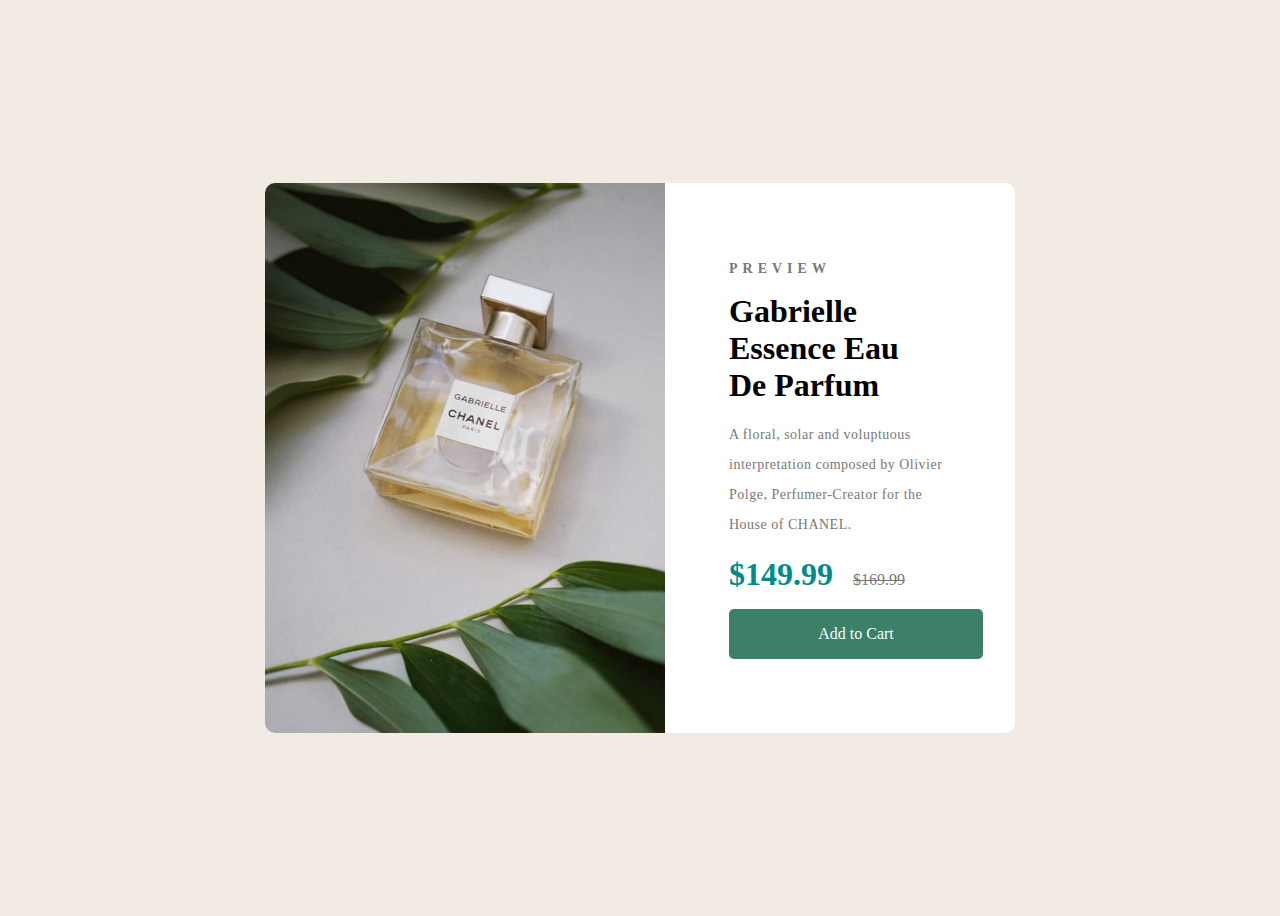
<file: Example1/index.html>
<!DOCTYPE html>
<html lang="en">
<head>
  <meta charset="UTF-8">
  <meta name="viewport" content="width=device-width, initial-scale=1.0"> <!-- displays site properly based on user's device -->
  <link rel="icon" type="image/png" sizes="32x32" href="./images/favicon-32x32.png">
  <title>Frontend Mentor | Product preview card component</title>
  <link rel="stylesheet" href="Css/main.css">
</head>
<body>
  <div class="Product-card" >
    <div class="Product-img">
      <img  src="images/image-product-desktop.jpg" alt="">
    </div>
    <div class="info">
      <h3 class="Preview">Preview</h3>  
      <h1 class = "title">Gabrielle <br> Essence Eau <br> De Parfum</h1>
      <p class="description">
        A floral, solar and voluptuous <br> interpretation composed by Olivier Polge, 
        Perfumer-Creator for the House of CHANEL.
      </p>
      <p class="price">
        <span class="discount">$149.99</span>
        <span class="main-price">$169.99</span>
      </p>
      <a href="#" class="Add-to">Add to Cart</a>
    </div>
  </div>
  </body>
  </html>
</file>
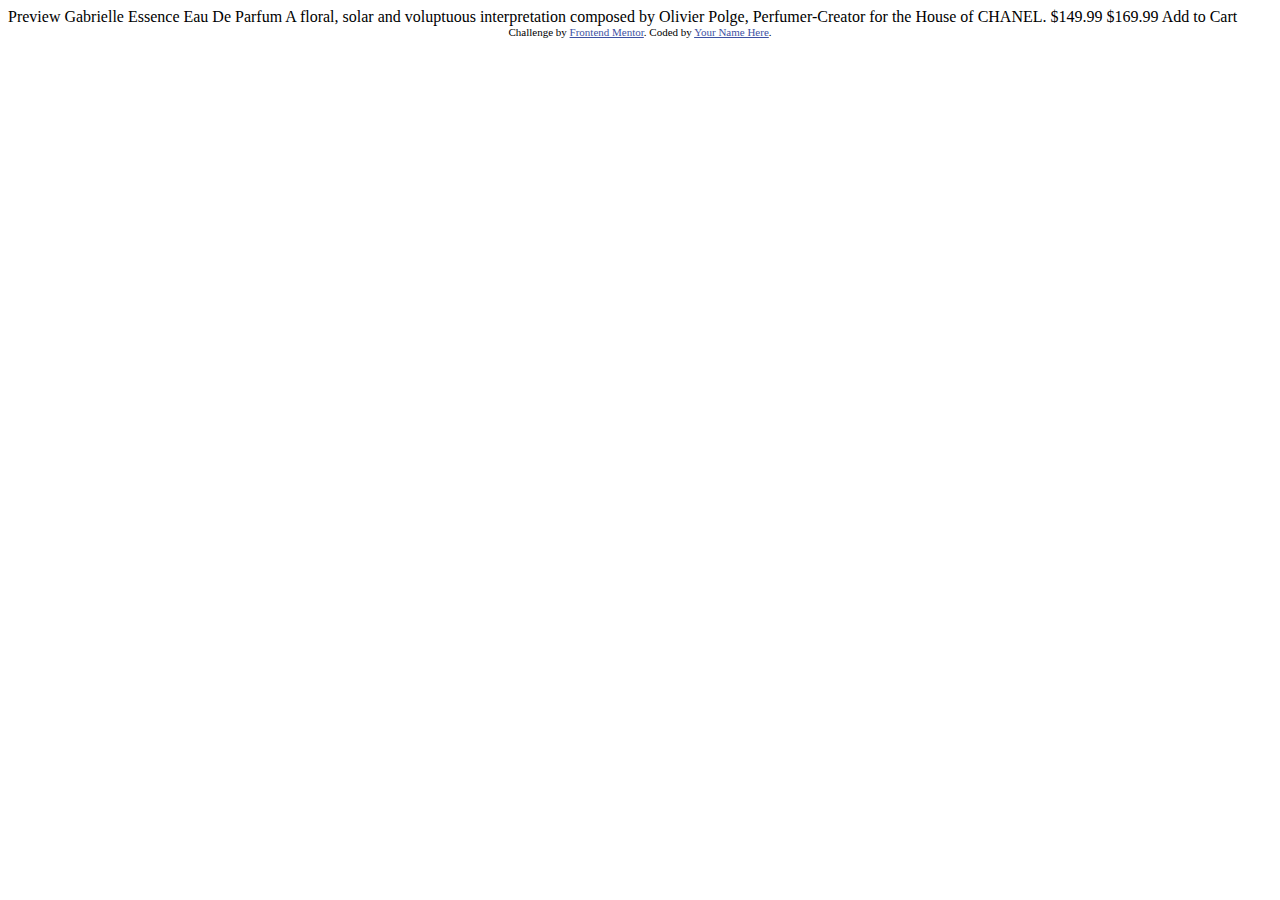
<file: Example1/product-preview-card-component-main/index.html>
<!DOCTYPE html>
<html lang="en">
<head>
  <meta charset="UTF-8">
  <meta name="viewport" content="width=device-width, initial-scale=1.0"> <!-- displays site properly based on user's device -->

  <link rel="icon" type="image/png" sizes="32x32" href="./images/favicon-32x32.png">
  
  <title>Frontend Mentor | Product preview card component</title>

  <!-- Feel free to remove these styles or customise in your own stylesheet 👍 -->
  <style>
    .attribution { font-size: 11px; text-align: center; }
    .attribution a { color: hsl(228, 45%, 44%); }
  </style>
</head>
<body>

  Preview

  Gabrielle Essence Eau De Parfum

  A floral, solar and voluptuous interpretation composed by Olivier Polge, 
  Perfumer-Creator for the House of CHANEL.

  $149.99
  $169.99

  Add to Cart
  
  <div class="attribution">
    Challenge by <a href="https://www.frontendmentor.io?ref=challenge" target="_blank">Frontend Mentor</a>. 
    Coded by <a href="#">Your Name Here</a>.
  </div>
</body>
</html>
</file>
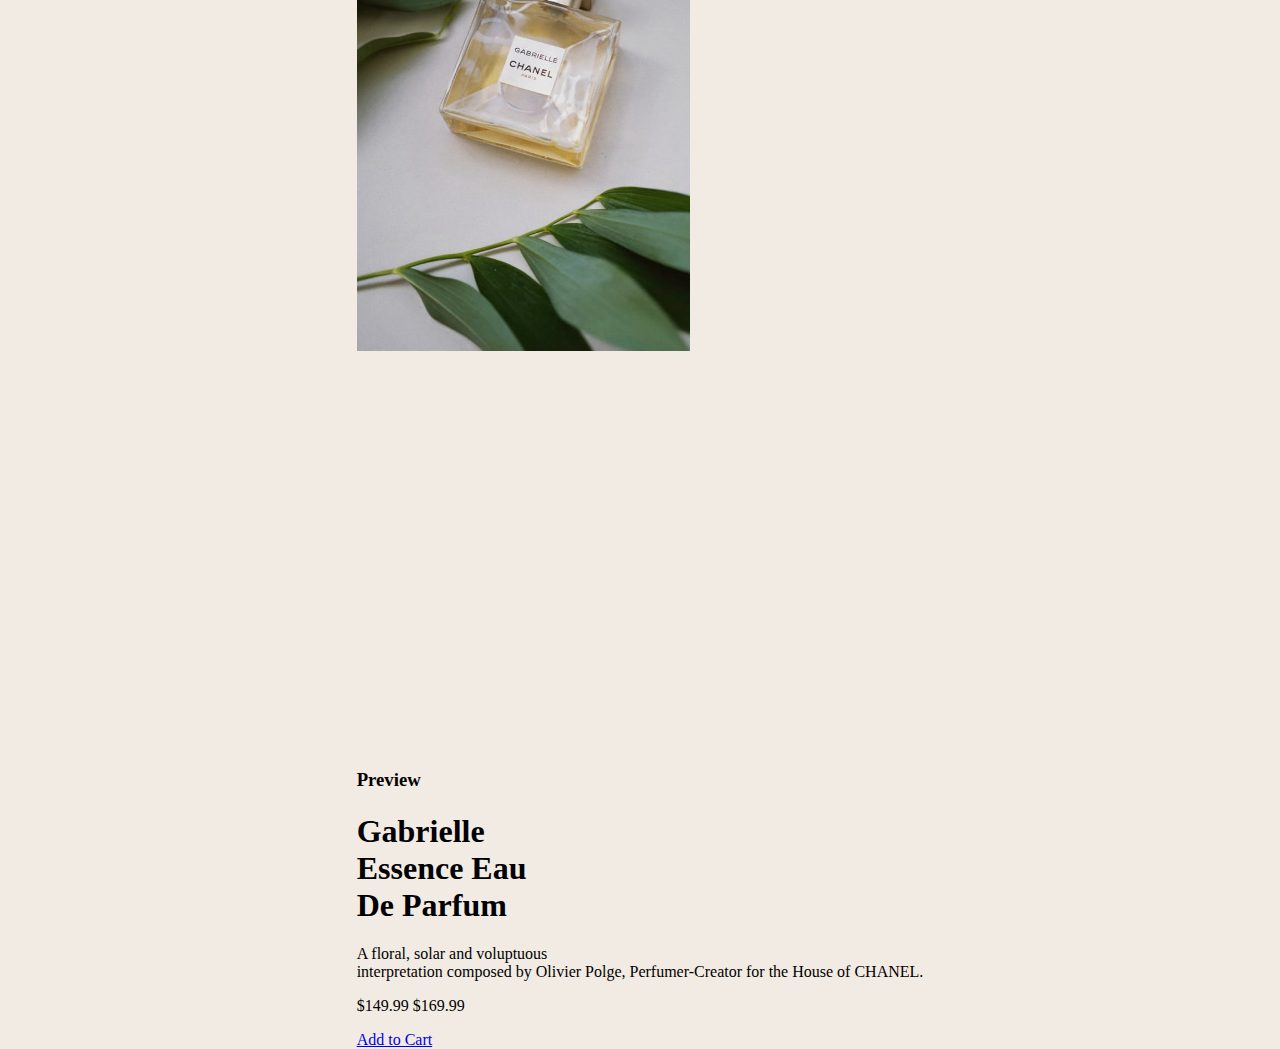
<file: Example1/Mobile.html>
<html lang="en">
<head>
    <meta charset="UTF-8">
    <meta http-equiv="X-UA-Compatible" content="IE=edge">
    <meta name="viewport" content="width=device-width, initial-scale=1.0">
    <title>Document</title>
    <link rel="stylesheet" href="Css/mobile.css">
</head>
<body>
    <div class="Product-card" >
        <div class="Product-img">
          <img  src="images/image-product-desktop.jpg" alt="">
        </div>
        <div class="info">
          <h3 class="Preview">Preview</h3>  
          <h1 class = "title">Gabrielle <br> Essence Eau <br> De Parfum</h1>
          <p class="description">
            A floral, solar and voluptuous <br> interpretation composed by Olivier Polge, 
            Perfumer-Creator for the House of CHANEL.
          </p>
          <p class="price">
            <span class="discount">$149.99</span>
            <span class="main-price">$169.99</span>
          </p>
          <a href="#" class="Add-to">Add to Cart</a>
        </div>
      </div>
</body>
</html>
</file>
<file: Example1/Css/main.css>
body{
    /* margin: 0;
    padding: 0;
    box-sizing: border-box; */
    background-color: hsl(30, 38%, 92%);
    display: flex;
    justify-content: center;
    align-items: center;
    height: 100vh;

}
.Product-card{
    border-radius: 10px ;
    background-color: hsl(0, 0%, 100%);
    width: 750px;
    height: 550px;
    display: flex;
    overflow: hidden;
}
.Product-img img{
    /* width: 100%; */
    height: 100%;
    width: 400px;
    overflow: hidden;
    object-fit: cover;
}
.info{
    padding: 4rem;
    /* width: 200px; */
}
.info h3{
    color: rgb(121, 120, 120);
    text-transform: uppercase;
    font-size: 14px;
    letter-spacing: 5px;
}
.info .title{
    margin: 1rem 0;
}
.info .description{
    color: rgb(121, 120, 120);
    font-size: 14px;
    line-height: 30px;
    letter-spacing: 0.5px;
}
.info .price .discount{
    color: darkcyan;
    font-weight: bold;
    font-size: 2rem;
    margin-right: 1rem;
}
.info .main-price{
    text-decoration: line-through;
    color: rgb(121, 120, 120);
    display: inline-block;

}
.info .Add-to{
    background-color: hsl(158, 36%, 37%);
    color: azure;
    text-decoration: none;
    display: inline-block;
    padding: 1rem;
    width: 100%;
    text-align: center;
    border-radius: 5px;
}
@media screen and (max-width:720px) {
    .Product-card{
        flex-direction: column;
        height: auto;
        width: auto;
    }
    .Product-img{
        max-width: 100%;
        /* width: 720px; */
        /* height: 100%; */
        /* object-fit: cover; */
    }
    .Product-img img{
        width: 720px;

    }
}
</file>
<file: Example1/Css/mobile.css>
body{
    margin: 0;
    padding: 0;
    background-color: hsl(30, 38%, 92%);
    display: flex;
    justify-content: center;
    align-items: center;
}
.Product-card .Product-img{
    height: 100%;
    width: 100%;
    overflow: hidden;
    object-fit: cover;
}
.Product-img img{
    height: 500px;
}
</file>
